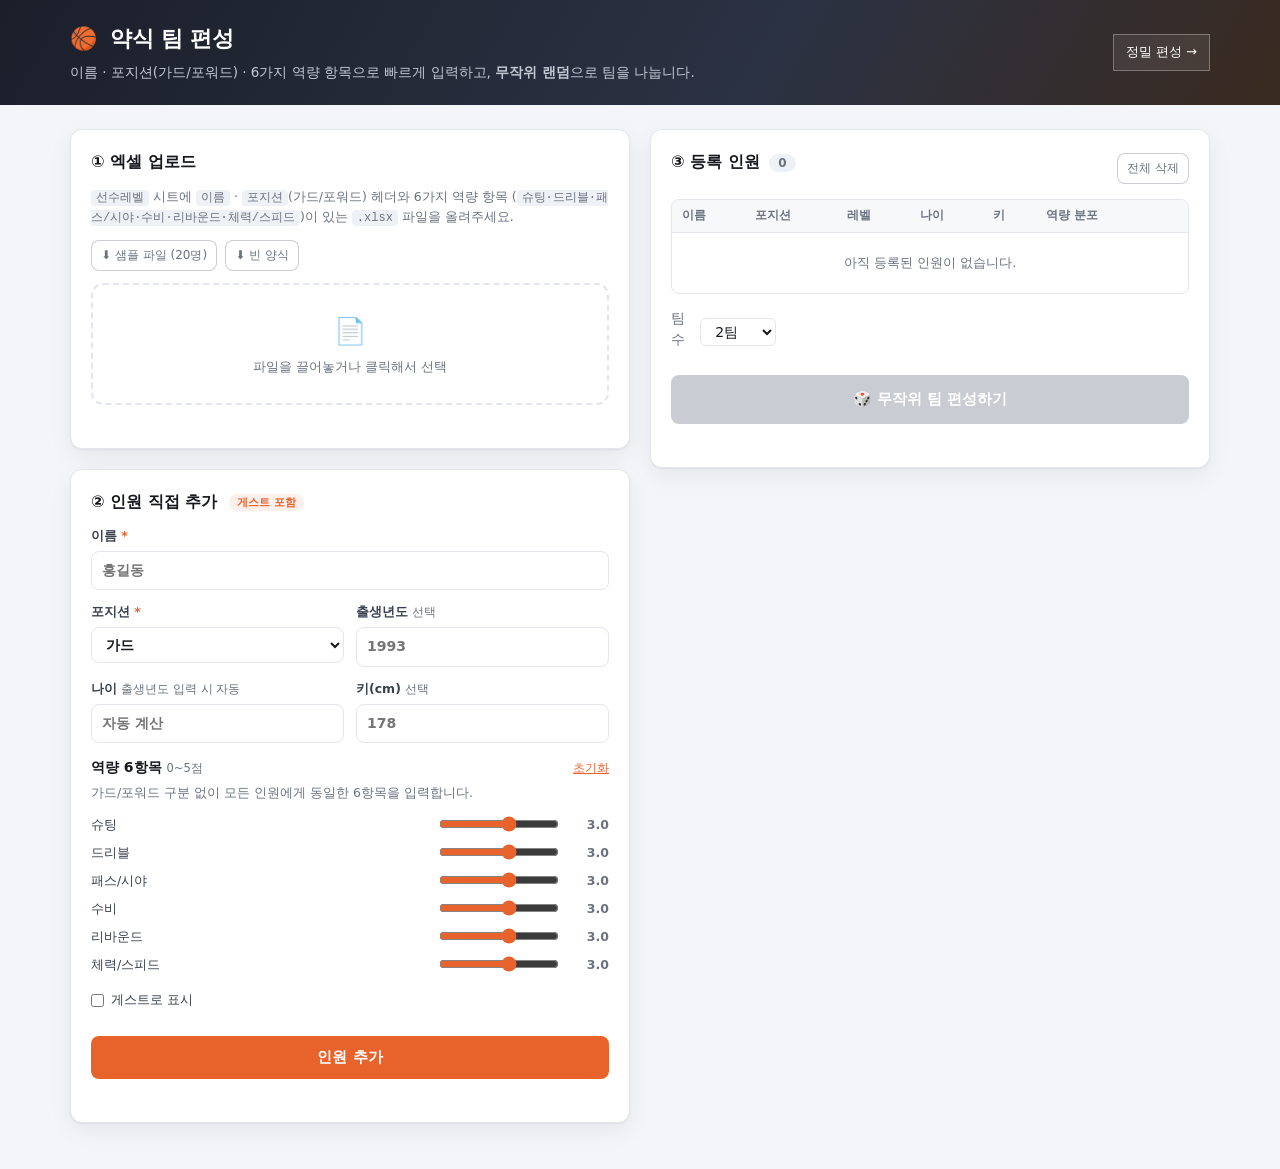
<file: frontend/quick.html>
<!DOCTYPE html>
<html lang="ko">
<head>
<meta charset="UTF-8" />
<meta name="viewport" content="width=device-width, initial-scale=1" />
<title>농구 팀 편성 — 약식 편성</title>
<link rel="stylesheet" href="static/style.css" />
<link rel="stylesheet" href="static/quick.css" />
</head>
<body>
<header class="topbar">
  <div class="wrap headline">
    <div>
      <h1><span class="ball">🏀</span> 약식 팀 편성</h1>
      <p class="sub">이름 · 포지션(가드/포워드) · 6가지 역량 항목으로 빠르게 입력하고, <strong>무작위 랜덤</strong>으로 팀을 나눕니다.</p>
    </div>
    <div class="actions">
      <a class="ghost" href="index.html">정밀 편성 →</a>
    </div>
  </div>
</header>

<!-- ======================================================= 입력 섹션 -->
<main class="wrap layout" id="inputSection">

  <!-- ============= 좌측: 입력 카드들 ============= -->
  <section class="col">

    <!-- ① 엑셀 업로드 -->
    <div class="card">
      <h2>① 엑셀 업로드</h2>
      <p class="hint">
        <code>선수레벨</code> 시트에 <code>이름</code> · <code>포지션</code>(가드/포워드) 헤더와
        6가지 역량 항목 (<code>슈팅·드리블·패스/시야·수비·리바운드·체력/스피드</code>)이 있는
        <code>.xlsx</code> 파일을 올려주세요.
      </p>
      <div class="dl-row">
        <button type="button" class="ghost small" id="dlSample">⬇ 샘플 파일 (20명)</button>
        <button type="button" class="ghost small" id="dlTemplate">⬇ 빈 양식</button>
      </div>
      <label class="dropzone" id="dropzone">
        <input type="file" id="fileInput" accept=".xlsx,.xlsm" hidden />
        <span class="dz-icon">📄</span>
        <span class="dz-text">파일을 끌어놓거나 클릭해서 선택</span>
      </label>
      <div id="uploadMsg" class="msg"></div>
    </div>

    <!-- ② 인원 직접 추가 -->
    <div class="card">
      <h2>② 인원 직접 추가 <span class="tag">게스트 포함</span></h2>
      <form id="memberForm" autocomplete="off">
        <div class="grid2">
          <label style="grid-column:1/-1">이름 <span class="req">*</span>
            <input type="text" name="name" required placeholder="홍길동" />
          </label>
          <label>포지션 <span class="req">*</span>
            <select name="position" required>
              <option value="가드">가드</option>
              <option value="포워드">포워드</option>
            </select>
          </label>
          <label>출생년도 <span class="hint-inline">선택</span>
            <input type="number" name="birth_year" id="birthYear" min="1930" max="2100" placeholder="1993" />
          </label>
          <label>나이 <span class="hint-inline">출생년도 입력 시 자동</span>
            <input type="number" name="age" id="ageInput" min="10" max="80" placeholder="자동 계산" />
          </label>
          <label>키(cm) <span class="hint-inline">선택</span>
            <input type="number" name="height_cm" min="100" max="230" placeholder="178" />
          </label>
        </div>

        <div class="skills-head" style="margin-top:14px">
          <h3>역량 6항목 <span class="hint-inline">0~5점</span></h3>
          <button type="button" class="link" id="resetSkills">초기화</button>
        </div>
        <p class="hint">가드/포워드 구분 없이 모든 인원에게 동일한 6항목을 입력합니다.</p>

        <div id="skillFields" class="skills"></div>

        <label class="check" style="margin-top:10px">
          <input type="checkbox" name="is_guest" /> 게스트로 표시
        </label>

        <button type="submit" class="primary block" style="margin-top:14px">인원 추가</button>
        <div id="formMsg" class="msg"></div>
      </form>
    </div>
  </section>

  <!-- ============= 우측: 목록 + 편성 ============= -->
  <section class="col">
    <div class="card sticky">
      <div class="card-head">
        <h2>③ 등록 인원 <span class="count" id="memberCount">0</span></h2>
        <button type="button" class="ghost small" id="clearAll">전체 삭제</button>
      </div>

      <div class="stat-row" id="statRow"></div>

      <div class="table-scroll">
        <table class="member-table">
          <thead>
            <tr><th>이름</th><th>포지션</th><th>레벨</th><th>나이</th><th>키</th><th>역량 분포</th><th></th></tr>
          </thead>
          <tbody id="memberBody">
            <tr class="empty"><td colspan="7">아직 등록된 인원이 없습니다.</td></tr>
          </tbody>
        </table>
      </div>

      <div class="team-opt">
        <label>팀 수
          <select id="teamCount">
            <option value="2" selected>2팀</option>
            <option value="3">3팀</option>
            <option value="4">4팀</option>
          </select>
        </label>
      </div>

      <button type="button" class="primary block big" id="generateBtn" disabled>
        🎲 무작위 팀 편성하기
      </button>
      <div id="genMsg" class="msg"></div>
    </div>
  </section>
</main>

<!-- ======================================================= 결과 섹션 -->
<section id="resultSection" hidden>
  <header class="result-bar">
    <div class="wrap headline">
      <h2 id="resultTitle">편성 결과</h2>
      <div class="actions">
        <button type="button" class="ghost" id="reshuffleBtn">🎲 다시 섞기</button>
        <button type="button" class="ghost" id="copyBtn">텍스트 복사</button>
        <button type="button" class="ghost" id="backBtn">← 인원 편집</button>
      </div>
    </div>
  </header>

  <div class="wrap" style="padding-bottom:48px">
    <!-- 밸런스 평가 지표 -->
    <section class="card metrics">
      <h2>밸런스 평가 지표</h2>
      <div class="metric-grid" id="metricGrid"></div>
    </section>

    <!-- 드래그 힌트 -->
    <p class="drag-hint">
      인원을 <strong>다른 팀 카드로 끌어다 놓으면</strong> 팀이 바뀌고 지표가 다시 계산됩니다.
      이름을 클릭하면 역량 차트가 열립니다.
      키보드에서는 인원을 선택 후 숫자키 <kbd>1</kbd> <kbd>2</kbd> <kbd>3</kbd> 으로 이동.
      <span class="hint-inline">· 다시 섞기로 되돌리기 가능</span>
    </p>

    <section class="teams" id="teamsArea"></section>
  </div>
</section>

<!-- ======================================================= 인원 상세 시트 -->
<div class="sheet-backdrop" id="sheet" hidden>
  <div class="sheet" role="dialog" aria-modal="true" aria-labelledby="sheetName">
    <button type="button" class="sheet-close" id="sheetClose" aria-label="닫기">×</button>
    <div class="sheet-head">
      <h2 id="sheetName"></h2>
      <p class="sheet-sub" id="sheetSub"></p>
    </div>
    <div class="tiles" id="sheetTiles"></div>
    <div class="chart-wrap" id="chartWrap">
      <div class="chart-title">역량 프로파일 <span class="hint-inline">0~5점 · 6항목</span></div>
      <div id="radarBox"></div>
      <div class="legend" id="chartLegend"></div>
      <div class="tip" id="chartTip" hidden></div>
    </div>
    <div class="points" id="sheetPoints"></div>
    <div id="sheetRoles"></div>
    <details class="table-view">
      <summary>역량 6항목 표로 보기</summary>
      <div id="sheetTable"></div>
    </details>
  </div>
</div>

<script type="module" src="static/quick.js"></script>
</body>
</html>
</file>
<file: frontend/static/style.css>
/* 농구 팀 편성 웹앱 — 공통 스타일 */
:root {
  --bg: #f4f5f8;
  --surface: #ffffff;
  --ink: #16181d;
  --muted: #6b7280;
  --line: #e3e6ec;
  --accent: #e8622c;
  --accent-dark: #c94d1c;
  --guard: #2563eb;
  --forward: #059669;
  --center: #7c3aed;
  --warn-bg: #fff7ed;
  --warn-line: #fdba74;
  --err: #dc2626;
  --ok: #059669;
  --radius: 12px;
  --shadow: 0 1px 2px rgba(16, 24, 40, .06), 0 8px 24px rgba(16, 24, 40, .06);
}

* { box-sizing: border-box; }

/* .overlay 등 display를 지정한 클래스가 UA의 [hidden] 규칙을 덮어쓰지 않도록 고정 */
[hidden] { display: none !important; }

body {
  margin: 0;
  background: var(--bg);
  color: var(--ink);
  font-family: "Pretendard", "Malgun Gothic", "Segoe UI", system-ui, sans-serif;
  font-size: 15px;
  line-height: 1.55;
}

.wrap { max-width: 1180px; margin: 0 auto; padding: 0 20px; }

/* ------------------------------------------------------------- 헤더 */
.topbar {
  background: linear-gradient(120deg, #1b1f2a 0%, #2b3243 60%, #3a2a20 100%);
  color: #fff;
  padding: 22px 0;
  margin-bottom: 24px;
}
.topbar h1 { margin: 0; font-size: 22px; letter-spacing: -.3px; }
.topbar .ball { margin-right: 6px; }
.topbar .sub { margin: 6px 0 0; color: #c3c8d4; font-size: 13.5px; }
.headline { display: flex; align-items: center; justify-content: space-between; gap: 16px; flex-wrap: wrap; }
.actions { display: flex; gap: 8px; flex-wrap: wrap; }

/* ------------------------------------------------------------- 레이아웃 */
.layout {
  display: grid;
  grid-template-columns: minmax(0, 1fr) minmax(0, 1fr);
  gap: 20px;
  align-items: start;
  padding-bottom: 48px;
}
.col { display: flex; flex-direction: column; gap: 20px; min-width: 0; }

.card {
  background: var(--surface);
  border: 1px solid var(--line);
  border-radius: var(--radius);
  box-shadow: var(--shadow);
  padding: 20px;
  margin-bottom: 20px;
}
.col .card { margin-bottom: 0; }
.card.sticky { position: sticky; top: 20px; }
.card h2 { margin: 0 0 12px; font-size: 16px; }
.card h3 { margin: 0; font-size: 14px; }
.card-head { display: flex; align-items: center; justify-content: space-between; }
.tag {
  font-size: 11px; font-weight: 600; color: var(--accent);
  background: #fdf0ea; border-radius: 999px; padding: 2px 8px; margin-left: 6px;
  vertical-align: middle;
}
.count {
  font-size: 12px; background: #eef1f6; color: var(--muted);
  border-radius: 999px; padding: 2px 9px; margin-left: 4px;
}
.hint { color: var(--muted); font-size: 12.5px; margin: 0 0 12px; }
.hint-inline { color: var(--muted); font-weight: 400; font-size: 11.5px; }
.req { color: var(--accent); }
code { background: #eef1f6; padding: 1px 5px; border-radius: 4px; font-size: 12px; }

/* ------------------------------------------------------------- 폼 */
label { display: block; font-size: 12.5px; font-weight: 600; color: #39414f; }
input[type=text], input[type=number], select {
  width: 100%; margin-top: 5px; padding: 8px 10px;
  border: 1px solid var(--line); border-radius: 8px;
  font: inherit; font-size: 14px; background: #fff; color: var(--ink);
}
input:focus, select:focus { outline: 2px solid #f0c6b3; border-color: var(--accent); }
.grid2 { display: grid; grid-template-columns: 1fr 1fr; gap: 12px; }
.check { display: flex; align-items: center; gap: 7px; font-weight: 500; margin: 12px 0; }
.check input { width: auto; margin: 0; }

.skills-head { display: flex; align-items: center; justify-content: space-between; margin: 16px 0 4px; }
.skills { display: grid; grid-template-columns: 1fr; gap: 8px; margin-bottom: 16px; }
.skill-row {
  display: grid; grid-template-columns: 1fr 120px 42px; align-items: center; gap: 10px;
  font-size: 12.5px;
}
.skill-row span:first-child { color: #39414f; }
.skill-row input[type=range] { width: 100%; accent-color: var(--accent); }
.skill-row .val {
  text-align: right; font-variant-numeric: tabular-nums;
  font-weight: 600; color: var(--muted);
}
.skill-row.filled .val { color: var(--accent); }

button { font: inherit; cursor: pointer; border-radius: 8px; }
.primary {
  background: var(--accent); color: #fff; border: 0;
  padding: 10px 16px; font-weight: 600;
}
.primary:hover { background: var(--accent-dark); }
.primary:disabled { background: #c9ccd3; cursor: not-allowed; }
.block { width: 100%; }
.big { padding: 13px; font-size: 15px; margin-top: 14px; }
.ghost {
  background: rgba(255,255,255,.08); color: inherit;
  border: 1px solid rgba(125,133,150,.4); padding: 7px 12px;
  text-decoration: none; font-size: 13px; display: inline-block;
}
.topbar .ghost { color: #fff; border-color: rgba(255,255,255,.3); }
.topbar .ghost:hover { background: rgba(255,255,255,.18); }
.card .ghost { color: var(--muted); background: #fff; }
.card .ghost:hover { background: #f3f4f7; }
.small { font-size: 12px; padding: 5px 9px; }
.link { background: none; border: 0; color: var(--accent); font-size: 12px; text-decoration: underline; padding: 0; }

/* ------------------------------------------------------------- 업로드 */
.dl-row { display: flex; gap: 8px; flex-wrap: wrap; margin: 0 0 12px; }
.dl-row .ghost { color: var(--muted); background: #fff; }
.dl-row .ghost:hover { background: #f3f4f7; color: var(--accent); border-color: var(--accent); }
.dropzone {
  display: flex; flex-direction: column; align-items: center; justify-content: center;
  gap: 6px; padding: 26px; border: 2px dashed var(--line); border-radius: var(--radius);
  cursor: pointer; text-align: center; color: var(--muted); font-weight: 500;
}
.dropzone:hover, .dropzone.over { border-color: var(--accent); background: #fdf7f4; color: var(--accent); }
.dz-icon { font-size: 26px; }
.dz-text { font-size: 13px; }

/* ------------------------------------------------------------- 메시지 */
.msg { font-size: 12.5px; margin-top: 10px; min-height: 1em; }
.msg.error { color: var(--err); }
.msg.ok { color: var(--ok); }
.msg ul { margin: 6px 0 0; padding-left: 18px; color: #92400e; }
.banner {
  background: var(--warn-bg); border: 1px solid var(--warn-line);
  color: #92400e; border-radius: var(--radius); padding: 12px 16px;
  font-size: 13px; margin-bottom: 20px;
}
.banner ul { margin: 6px 0 0; padding-left: 18px; }

/* ------------------------------------------------------------- 인원 테이블 */
.stat-row { display: flex; gap: 8px; flex-wrap: wrap; margin-bottom: 12px; }
.pill {
  font-size: 12px; background: #eef1f6; border-radius: 999px;
  padding: 3px 10px; color: #39414f;
}
.pill b { font-variant-numeric: tabular-nums; }

.table-scroll { max-height: 42vh; overflow: auto; border: 1px solid var(--line); border-radius: 8px; }
.member-table { width: 100%; border-collapse: collapse; font-size: 13px; }
.member-table th, .member-table td { padding: 7px 10px; text-align: left; border-bottom: 1px solid var(--line); }
.member-table thead th {
  position: sticky; top: 0; background: #f7f8fa; z-index: 1;
  font-size: 11.5px; color: var(--muted); text-transform: none;
}
.member-table tbody tr:last-child td { border-bottom: 0; }
.member-table td.num { font-variant-numeric: tabular-nums; }
.member-table .empty td { color: var(--muted); text-align: center; padding: 20px; }
.del {
  background: none; border: 0; color: #b6bbc5; font-size: 15px; padding: 0 4px; line-height: 1;
}
.del:hover { color: var(--err); }

.pos { font-size: 11px; font-weight: 700; border-radius: 4px; padding: 1px 6px; }
.pos.가드 { color: var(--guard); background: #eaf0ff; }
.pos.포워드 { color: var(--forward); background: #e7f6f0; }
.pos.센터 { color: var(--center); background: #f3f0ff; }
.est { font-size: 10.5px; color: var(--muted); background: #f0f1f4; border-radius: 4px; padding: 1px 4px; margin-left: 4px; }
.guest { font-size: 10.5px; color: var(--accent); background: #fdf0ea; border-radius: 4px; padding: 1px 4px; margin-left: 4px; }
.rank { font-size: 10.5px; font-weight: 700; color: #8a6100; background: #fdf3d6; border-radius: 4px; padding: 1px 5px; margin-left: 4px; white-space: nowrap; }
.bonus { font-size: 10.5px; font-weight: 700; color: #1d4ed8; background: #e6ecff; border-radius: 4px; padding: 1px 5px; margin-left: 4px; }
.hrank { font-size: 10.5px; font-weight: 700; color: #0f766e; background: #d9f2ee; border-radius: 4px; padding: 1px 5px; margin-left: 4px; white-space: nowrap; }

.options { margin-top: 14px; border-top: 1px solid var(--line); padding-top: 10px; }
.options summary { cursor: pointer; font-size: 13px; font-weight: 600; color: #39414f; }
.opt-grid { margin-top: 12px; }
.opt-grid .check { margin: 0; align-self: end; }

/* ------------------------------------------------------------- 결과 화면 */
.metrics { padding-bottom: 16px; }
.metric-grid { display: grid; grid-template-columns: repeat(auto-fit, minmax(150px, 1fr)); gap: 12px; }
.metric {
  border: 1px solid var(--line); border-radius: 10px; padding: 12px 14px; background: #fbfcfd;
}
.metric .m-label { font-size: 11.5px; color: var(--muted); }
.metric .m-value { font-size: 21px; font-weight: 700; font-variant-numeric: tabular-nums; margin-top: 2px; }
.metric .m-note { font-size: 11px; color: var(--muted); }
.metric.good .m-value { color: var(--ok); }
.metric.bad .m-value { color: var(--err); }

.teams { display: grid; grid-template-columns: repeat(auto-fit, minmax(300px, 1fr)); gap: 20px; padding-bottom: 48px; }
.team-card {
  background: var(--surface); border: 1px solid var(--line);
  border-radius: var(--radius); box-shadow: var(--shadow); overflow: hidden;
}
.team-head {
  display: flex; align-items: center; justify-content: space-between; gap: 10px;
  padding: 14px 16px; border-bottom: 1px solid var(--line);
  background: linear-gradient(180deg, #fdfdfe, #f6f7f9);
}
.team-name {
  font-size: 16px; font-weight: 700; border: 1px dashed transparent;
  border-radius: 6px; padding: 2px 6px; min-width: 60px;
}
.team-name:hover { border-color: var(--line); }
.team-name:focus { outline: none; border-color: var(--accent); background: #fff; }
.team-level { font-size: 12px; color: var(--muted); text-align: right; }
.team-level b { font-size: 17px; color: var(--ink); font-variant-numeric: tabular-nums; }

.team-summary { display: flex; gap: 6px; flex-wrap: wrap; padding: 12px 16px 0; }
.roster { list-style: none; margin: 8px 0 0; padding: 6px 16px 16px; }
.roster li {
  display: grid; grid-template-columns: 1fr auto auto; align-items: center;
  gap: 10px; padding: 7px 0; border-bottom: 1px solid #f0f2f5;
}
.roster li:last-child { border-bottom: 0; }
/* 이름 + 배지는 자리가 모자라면 줄바꿈하고, 부가정보(키/나이)는 항상 다음 줄로.
   이름을 말줄임하지 않는다 — 배지가 늘어나도 이름은 온전히 보여야 한다. */
.roster .who { display: flex; align-items: center; gap: 4px 6px; flex-wrap: wrap; min-width: 0; }
.roster .nm { font-weight: 600; overflow-wrap: anywhere; }
.roster .who > span { flex: none; }
.roster .meta {
  flex-basis: 100%; font-size: 11.5px; color: var(--muted);
  font-variant-numeric: tabular-nums;
}
.roster .lv {
  font-weight: 700; font-variant-numeric: tabular-nums; font-size: 14px;
  min-width: 34px; text-align: right;
}
.bar { height: 4px; border-radius: 2px; background: #eef1f6; margin-top: 3px; overflow: hidden; }
.bar i { display: block; height: 100%; background: var(--accent); }

.roles { padding: 0 16px 14px; }
.role-line { display: grid; grid-template-columns: 66px 1fr 34px; align-items: center; gap: 8px; font-size: 11.5px; color: var(--muted); margin-top: 5px; }
.role-line .rbar { height: 6px; background: #eef1f6; border-radius: 3px; overflow: hidden; }
.role-line .rbar i { display: block; height: 100%; background: #9aa3b2; }

/* ------------------------------------------------------------- 로딩 */
.overlay {
  position: fixed; inset: 0; background: rgba(22, 24, 29, .55);
  display: flex; flex-direction: column; align-items: center; justify-content: center;
  gap: 14px; color: #fff; font-size: 14px; z-index: 50;
}
.spinner {
  width: 38px; height: 38px; border-radius: 50%;
  border: 4px solid rgba(255,255,255,.25); border-top-color: var(--accent);
  animation: spin .8s linear infinite;
}
@keyframes spin { to { transform: rotate(360deg); } }

@media (max-width: 900px) {
  .layout { grid-template-columns: 1fr; }
  .card.sticky { position: static; }
}

/* ============================================================ 인원 상세 시트 */
.roster li.clickable { cursor: pointer; border-radius: 8px; margin: 0 -8px; padding: 7px 8px; }
.roster li.clickable:hover { background: #fbf6f3; }
.roster li.clickable:focus-visible { outline: 2px solid var(--accent); outline-offset: -2px; }

body.no-scroll { overflow: hidden; }

.sheet-backdrop {
  position: fixed; inset: 0; z-index: 60; background: rgba(22, 24, 29, .5);
  display: flex; align-items: flex-start; justify-content: center;
  padding: 28px 16px; overflow: auto;
}
.sheet {
  position: relative; width: 100%; max-width: 720px;
  background: var(--surface); border-radius: 14px; box-shadow: 0 24px 60px rgba(16, 24, 40, .3);
  padding: 22px 24px 24px;
}
.sheet-close {
  position: absolute; top: 12px; right: 14px;
  background: none; border: 0; font-size: 24px; line-height: 1; color: #b6bbc5; padding: 4px 8px;
}
.sheet-close:hover { color: var(--ink); }
.sheet-head h2 { margin: 0; font-size: 20px; display: flex; align-items: center; gap: 4px; flex-wrap: wrap; }
.sheet-sub { margin: 4px 0 16px; color: var(--muted); font-size: 13px; }

.tiles { display: grid; grid-template-columns: repeat(auto-fit, minmax(120px, 1fr)); gap: 10px; }
.tile { border: 1px solid var(--line); border-radius: 10px; padding: 10px 12px; background: #fbfcfd; }
.tile .t-label { font-size: 11.5px; color: var(--muted); }
.tile .t-value { font-size: 20px; font-weight: 700; font-variant-numeric: tabular-nums; margin-top: 1px; }
.tile .t-note { font-size: 11px; color: var(--muted); }

.chart-wrap { position: relative; margin: 18px 0 4px; }
.chart-title { font-size: 14px; font-weight: 700; margin-bottom: 2px; }
.chart-wrap svg { display: block; max-width: 460px; margin: 0 auto; }
.chart-note {
  margin: 6px 0 0; font-size: 11.5px; color: #92400e;
  background: var(--warn-bg); border: 1px solid var(--warn-line);
  border-radius: 8px; padding: 6px 10px;
}

.legend { display: flex; gap: 16px; justify-content: center; flex-wrap: wrap; font-size: 12px; color: var(--ink); }
.legend .lg { display: inline-flex; align-items: center; gap: 6px; }
.legend i { width: 16px; height: 0; display: inline-block; }
.legend .sw-member { border-top: 3px solid var(--accent); }
.legend .sw-ref { border-top: 2px dashed #8a8f98; }

.tip {
  position: absolute; transform: translate(-50%, -125%); pointer-events: none;
  background: #16181d; color: #fff; border-radius: 7px; padding: 6px 9px;
  font-size: 11.5px; line-height: 1.45; white-space: nowrap; z-index: 2;
}
.tip b { display: block; font-size: 12px; }
.tip span { display: block; color: #c9ccd3; font-variant-numeric: tabular-nums; }

.points { display: grid; grid-template-columns: 1fr 1fr; gap: 16px; margin-top: 18px; }
.point-block h3 { font-size: 13px; margin: 0 0 8px; }
.point-block ul { list-style: none; margin: 0; padding: 0; }
.point {
  display: grid; grid-template-columns: 1fr 52px 28px 62px; align-items: center;
  gap: 8px; padding: 5px 0; font-size: 12.5px;
}
.point .p-name { overflow-wrap: anywhere; }
.point .p-bar { height: 5px; background: #eef1f6; border-radius: 3px; overflow: hidden; }
.point .p-bar i { display: block; height: 100%; background: var(--accent); }
.point.weak .p-bar i { background: #b6bbc5; }
.point .p-val { text-align: right; font-weight: 700; font-variant-numeric: tabular-nums; }
.point .p-diff { text-align: right; font-size: 11px; color: var(--muted); font-variant-numeric: tabular-nums; }
.point .p-diff.up { color: var(--ok); }
.point .p-diff.down { color: #b45309; }

.sheet-roles { margin-top: 18px; }
.sheet-roles h3 { font-size: 13px; margin: 0 0 6px; }
.sheet-roles .role-line { grid-template-columns: 66px 1fr 40px; }

.table-view { margin-top: 16px; border-top: 1px solid var(--line); padding-top: 10px; }
.table-view summary { cursor: pointer; font-size: 12.5px; font-weight: 600; color: #39414f; }
.table-view table { margin-top: 10px; }
.table-view th { font-weight: 600; }

@media (max-width: 640px) {
  .points { grid-template-columns: 1fr; }
  .sheet { padding: 18px 16px 20px; }
}

/* ============================================================ 수동 팀 이동 */
.drag-hint {
  font-size: 12.5px; color: var(--muted); margin: 0 0 14px;
  background: #fff; border: 1px solid var(--line); border-radius: 10px; padding: 9px 14px;
}
.drag-hint strong { color: var(--ink); }
.drag-hint kbd {
  font-family: inherit; font-size: 11px; background: #eef1f6; color: #39414f;
  border: 1px solid var(--line); border-bottom-width: 2px; border-radius: 4px; padding: 0 5px;
}

.manual-tag {
  font-size: 11px; font-weight: 700; color: #fff; background: var(--accent);
  border-radius: 999px; padding: 2px 9px; vertical-align: middle;
}

.roster li.clickable { cursor: grab; }
.roster li.clickable:active { cursor: grabbing; }
.roster li.dragging { opacity: .4; }
.roster li.moved {
  animation: moved-flash 1.4s ease-out;
  border-radius: 8px;
}
@keyframes moved-flash {
  0%   { background: #fbe3d8; }
  100% { background: transparent; }
}

.team-card.drop-target {
  outline: 2px dashed var(--accent); outline-offset: -2px;
  background: #fffaf7;
}
.team-card.drop-target .team-head { background: #fdf0ea; }

.teams.busy { opacity: .55; pointer-events: none; }

/* ==================================================== Pyodide 부팅 안내 (Pages) */
.boot-overlay {
  position: fixed; inset: 0; z-index: 80; background: rgba(22, 24, 29, .62);
  display: flex; align-items: center; justify-content: center; padding: 20px;
}
.boot-card {
  background: var(--surface); border-radius: 14px; padding: 26px 30px; text-align: center;
  box-shadow: 0 24px 60px rgba(16, 24, 40, .3); max-width: 380px;
}
.boot-card .spinner { margin: 0 auto 14px; }
.boot-title { margin: 0; font-size: 15px; font-weight: 700; }
.boot-step { margin: 6px 0 0; font-size: 13px; color: var(--accent); min-height: 1.2em; }
.boot-note { margin: 10px 0 0; font-size: 11.5px; color: var(--muted); line-height: 1.5; }
</file>
<file: frontend/static/quick.css>
/* 약식 편성 (quick.html) 전용 스타일 */

/* ---- 팀 수 선택 ---- */
.team-opt {
  display: flex;
  align-items: center;
  gap: 12px;
  margin: 14px 0 10px;
}
.team-opt label {
  display: flex;
  align-items: center;
  gap: 8px;
  font-size: 14px;
  font-weight: 500;
  color: var(--muted);
}
.team-opt select {
  padding: 4px 10px;
  border: 1px solid var(--line);
  border-radius: 6px;
  font-size: 14px;
  background: var(--surface);
  cursor: pointer;
}

/* ---- 입력 목록 — 레벨 바 ---- */
.level-bar {
  height: 6px;
  background: var(--line);
  border-radius: 999px;
  width: 80px;
  overflow: hidden;
}
.level-bar::before {
  content: "";
  display: block;
  height: 100%;
  width: var(--pct, 60%);
  background: var(--accent);
  border-radius: 999px;
}

/* ---- 미니 스킬 바 (입력 목록 + 팀 카드) ---- */
.tm-bars {
  display: flex;
  gap: 2px;
  align-items: flex-end;
  height: 20px;
}
.mini-bar {
  display: inline-block;
  width: 7px;
  border-radius: 2px 2px 0 0;
  background: var(--accent);
  opacity: 0.7;
  height: calc(var(--v, 60%) * 0.8 + 3px);
  min-height: 3px;
  transition: opacity .15s;
}
.mini-bar:hover { opacity: 1; }

/* ---- 결과 섹션 헤더 바 ---- */
.result-bar {
  background: linear-gradient(120deg, #1b1f2a 0%, #2b3243 60%, #3a2a20 100%);
  color: #fff;
  padding: 16px 0;
  margin-bottom: 24px;
}
.result-bar h2 { margin: 0; font-size: 20px; }

/* ---- 팀 카드 — 약식 색상 강조 (style.css .team-card 위에 덧씌움) ---- */
.q-team-card {
  border-left: 4px solid var(--team-color, var(--accent));
}
.q-team-card .team-head {
  border-bottom-color: color-mix(in srgb, var(--team-color, var(--accent)) 20%, var(--line));
}
/* color-mix 미지원 브라우저 fallback */
@supports not (color: color-mix(in srgb, red 50%, blue)) {
  .q-team-card .team-head { border-bottom-color: var(--line); }
}
.q-team-card .team-name { color: var(--team-color, var(--ink)); }

/* ---- diff 배지 ---- */
.team-level .diff {
  font-size: 12px;
  font-weight: 600;
}
.team-level .diff.pos { color: var(--accent); }
.team-level .diff.neg { color: var(--guard); }

/* ---- 역할군 바 (6항목 팀 평균) — role-line 그리드 너비 조정 ---- */
.q-team-card .roles .role-line {
  grid-template-columns: 56px 1fr 34px;
}

/* ---- 명단 행 — 이름/키/포지션을 가운데 정렬 ---- */
.q-team-card .roster li {
  grid-template-columns: 1fr 1fr 1fr;
  justify-items: center;
  text-align: center;
}
.q-team-card .roster .who {
  justify-content: center;
}
.q-team-card .roster .lv {
  text-align: center;
  min-width: auto;
}

/* ---- 반응형 ---- */
@media (max-width: 640px) {
  .team-opt { flex-direction: column; align-items: flex-start; }
}
</file>
